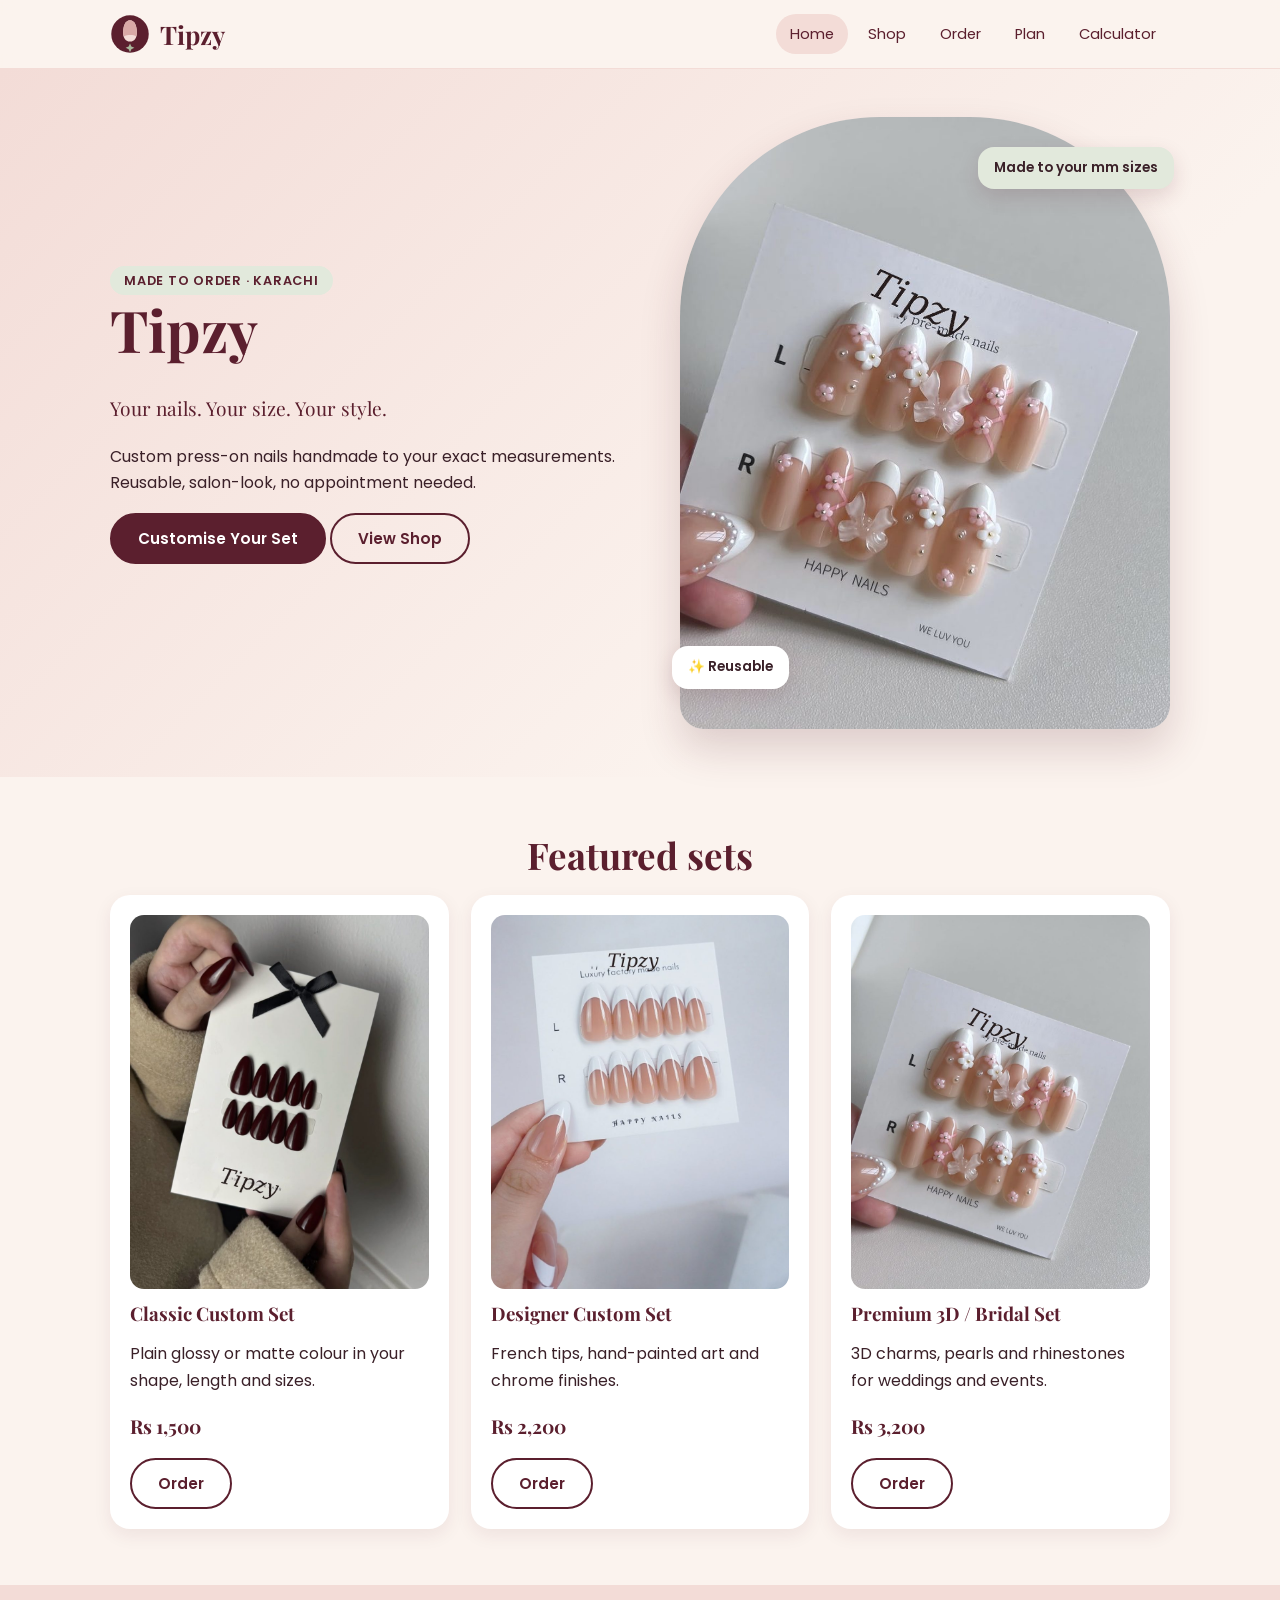
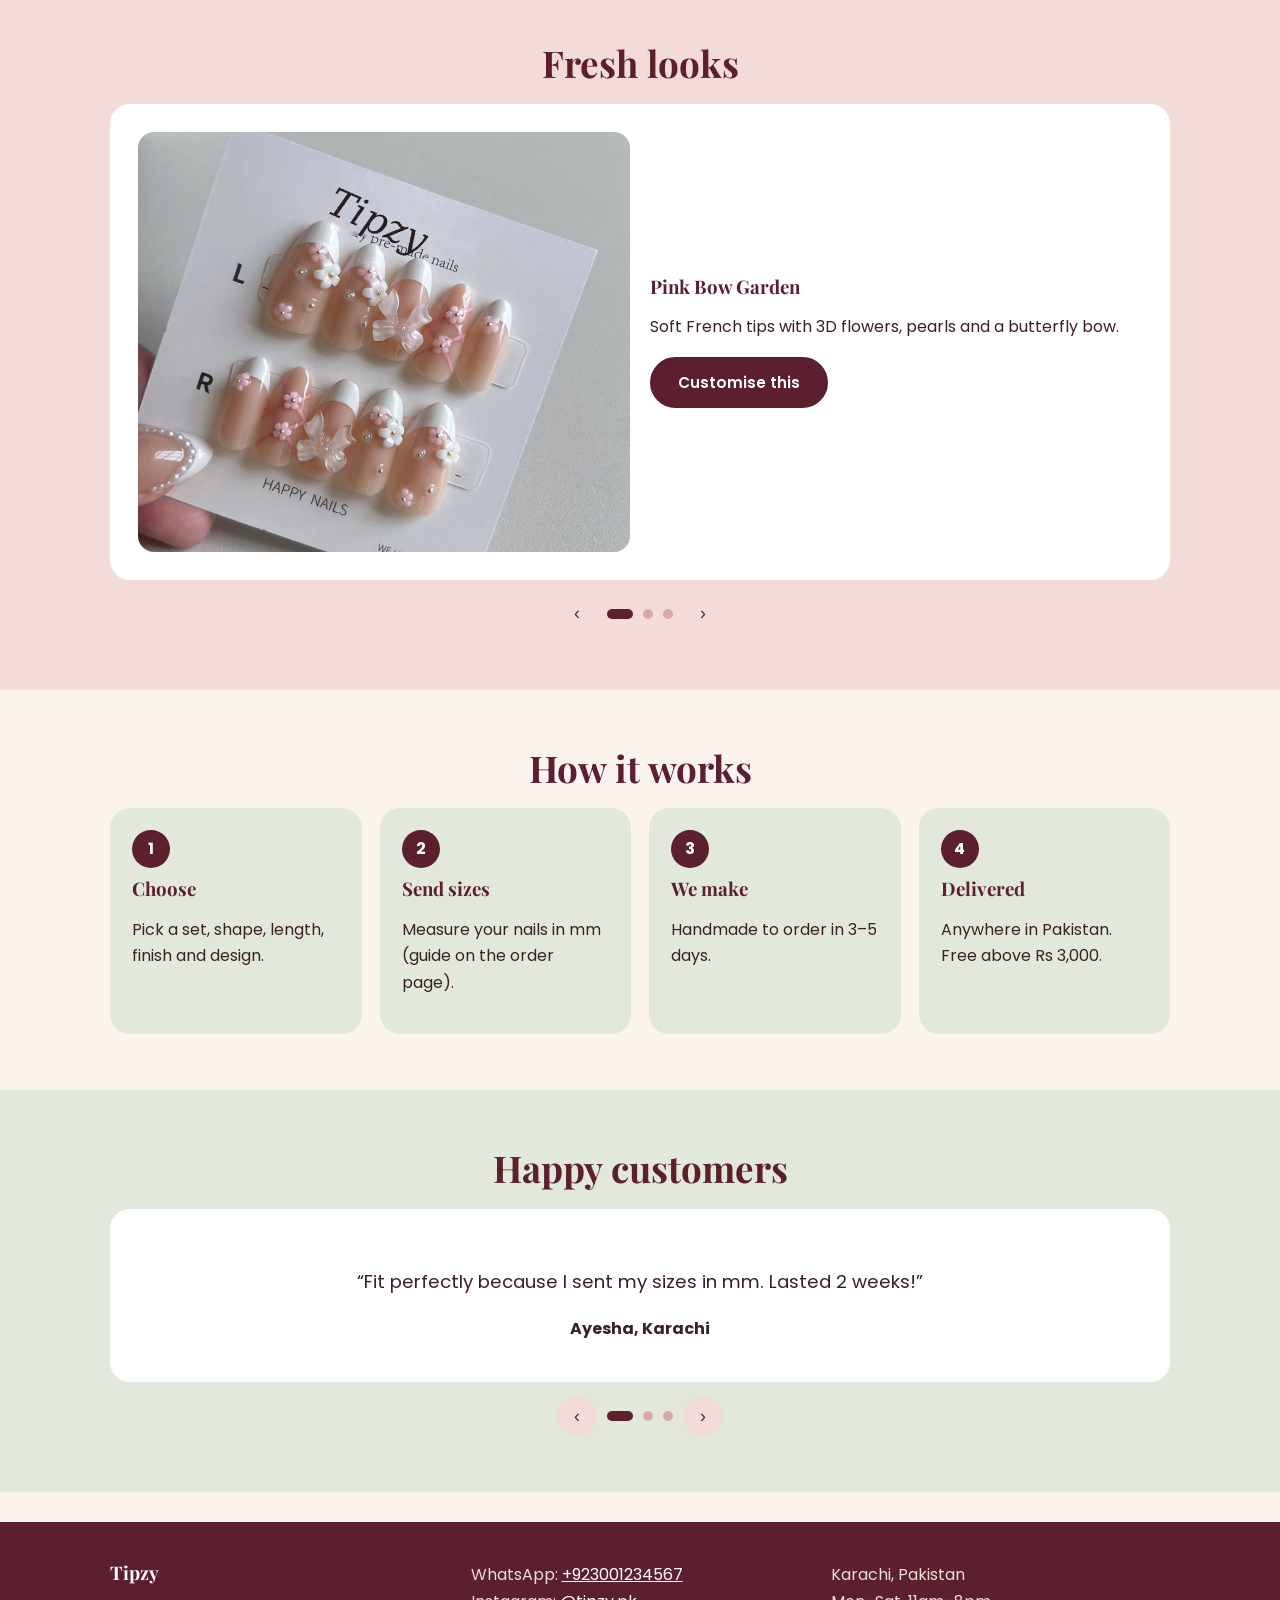
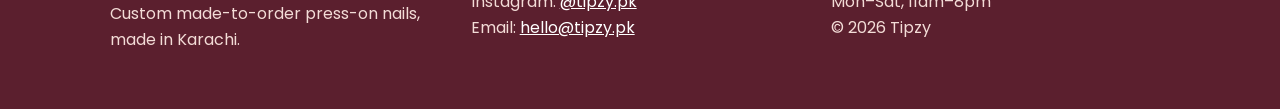
<file: index.html>
<!DOCTYPE html>
<html lang="en"><head><meta charset="utf-8"><meta name="viewport" content="width=device-width,initial-scale=1">
<title>Custom Press-On Nails | Tipzy</title><meta name="description" content="Tipzy: custom made-to-order press-on nails in Pakistan.">
<link rel="icon" href="images/logo.svg"><link rel="preconnect" href="https://fonts.googleapis.com"><link rel="preconnect" href="https://fonts.gstatic.com" crossorigin>
<link href="https://fonts.googleapis.com/css2?family=Playfair+Display:wght@600;700&family=Poppins:wght@400;600&display=swap" rel="stylesheet">
<link rel="stylesheet" href="style.css"></head>
<body data-page="home"><div id="site-header"></div><main id="main"><section class="hero"><div class="wrap"><div><span class="tag">Made to order · Karachi</span><h1>Tipzy</h1><p style="font-size:1.2rem;font-family:'Playfair Display',serif;color:var(--maroon)">Your nails. Your size. Your style.</p><p>Custom press-on nails handmade to your exact measurements. Reusable, salon-look, no appointment needed.</p><p><a class="btn" href="order.html">Customise Your Set</a> <a class="btn alt" href="products.html">View Shop</a></p></div><div class="hero-img"><img src="images/floral-1.jpg" alt="Tipzy pink floral press-on nail set"><span class="float a">✨ Reusable</span><span class="float b">Made to your mm sizes</span></div></div></section>
<section><div class="wrap"><h2 class="center">Featured sets</h2><div class="grid" id="featured"></div></div></section>
<section style="background:var(--blush)"><div class="wrap"><h2 class="center">Fresh looks</h2><div id="slider"></div></div></section>
<section><div class="wrap"><h2 class="center">How it works</h2><div class="steps"><div class="step"><h3>Choose</h3><p>Pick a set, shape, length, finish and design.</p></div><div class="step"><h3>Send sizes</h3><p>Measure your nails in mm (guide on the order page).</p></div><div class="step"><h3>We make</h3><p>Handmade to order in 3–5 days.</p></div><div class="step"><h3>Delivered</h3><p>Anywhere in Pakistan. Free above Rs 3,000.</p></div></div></div></section>
<section style="background:var(--sage-l)"><div class="wrap"><h2 class="center">Happy customers</h2><div id="reviews"></div></div></section></main><div id="site-footer"></div><script src="script.js"></script></body></html>
</file>
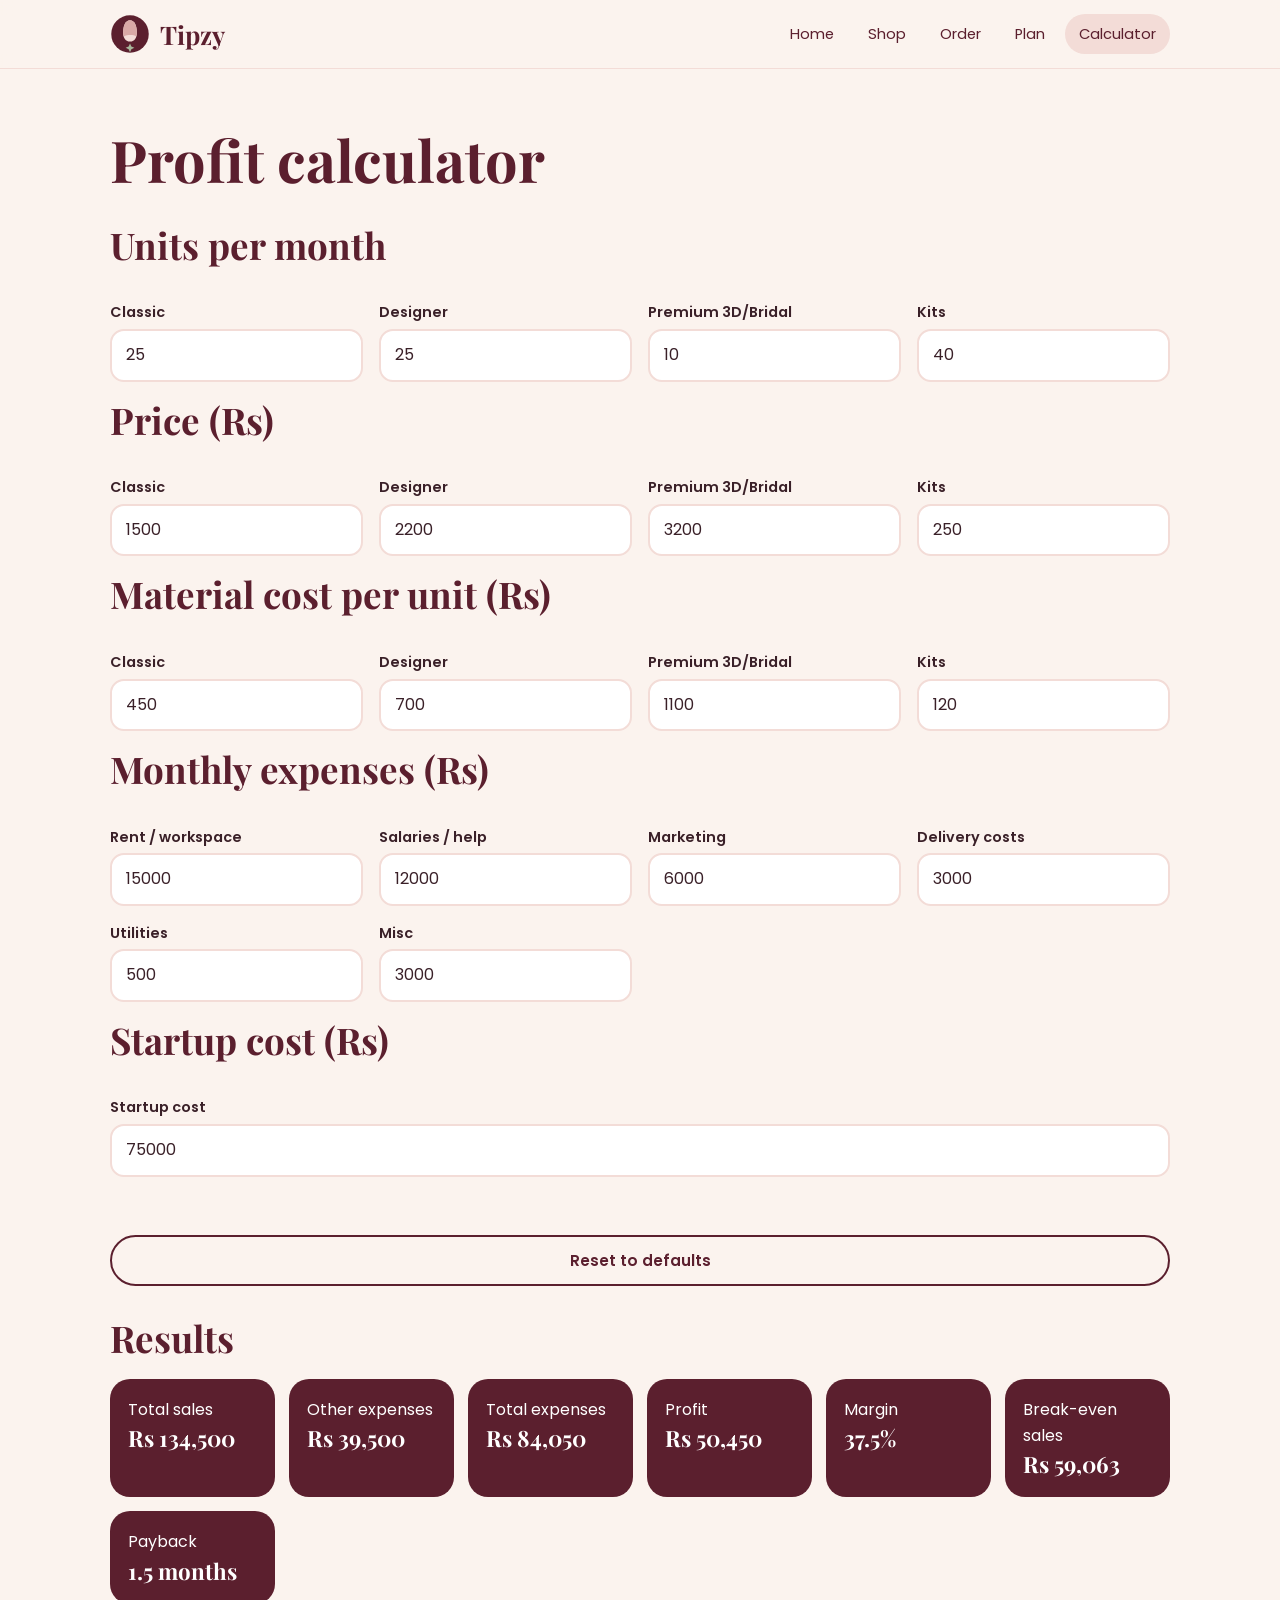
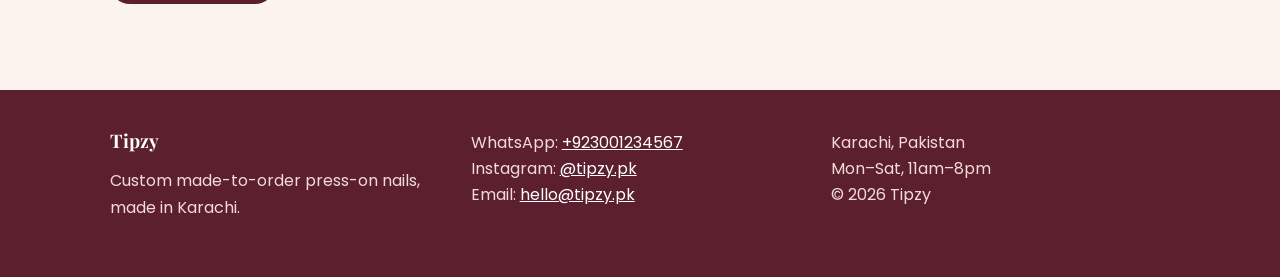
<file: calculator.html>
<!DOCTYPE html>
<html lang="en"><head><meta charset="utf-8"><meta name="viewport" content="width=device-width,initial-scale=1">
<title>Profit Calculator | Tipzy</title><meta name="description" content="Tipzy: custom made-to-order press-on nails in Pakistan.">
<link rel="icon" href="images/logo.svg"><link rel="preconnect" href="https://fonts.googleapis.com"><link rel="preconnect" href="https://fonts.gstatic.com" crossorigin>
<link href="https://fonts.googleapis.com/css2?family=Playfair+Display:wght@600;700&family=Poppins:wght@400;600&display=swap" rel="stylesheet">
<link rel="stylesheet" href="style.css"></head>
<body data-page="calculator"><div id="site-header"></div><main id="main"><section><div class="wrap"><h1>Profit calculator</h1><form id="calc" onsubmit="return false"><h2>Units per month</h2><div class="cols"><div><label for="u0">Classic</label><input id="u0" type="number" min="0" inputmode="numeric"></div><div><label for="u1">Designer</label><input id="u1" type="number" min="0" inputmode="numeric"></div><div><label for="u2">Premium 3D/Bridal</label><input id="u2" type="number" min="0" inputmode="numeric"></div><div><label for="u3">Kits</label><input id="u3" type="number" min="0" inputmode="numeric"></div></div><h2>Price (Rs)</h2><div class="cols"><div><label for="p0">Classic</label><input id="p0" type="number" min="0" inputmode="numeric"></div><div><label for="p1">Designer</label><input id="p1" type="number" min="0" inputmode="numeric"></div><div><label for="p2">Premium 3D/Bridal</label><input id="p2" type="number" min="0" inputmode="numeric"></div><div><label for="p3">Kits</label><input id="p3" type="number" min="0" inputmode="numeric"></div></div><h2>Material cost per unit (Rs)</h2><div class="cols"><div><label for="m0">Classic</label><input id="m0" type="number" min="0" inputmode="numeric"></div><div><label for="m1">Designer</label><input id="m1" type="number" min="0" inputmode="numeric"></div><div><label for="m2">Premium 3D/Bridal</label><input id="m2" type="number" min="0" inputmode="numeric"></div><div><label for="m3">Kits</label><input id="m3" type="number" min="0" inputmode="numeric"></div></div><h2>Monthly expenses (Rs)</h2><div class="cols"><div><label for="o0">Rent / workspace</label><input id="o0" type="number" min="0" inputmode="numeric"></div><div><label for="o1">Salaries / help</label><input id="o1" type="number" min="0" inputmode="numeric"></div><div><label for="o2">Marketing</label><input id="o2" type="number" min="0" inputmode="numeric"></div><div><label for="o3">Delivery costs</label><input id="o3" type="number" min="0" inputmode="numeric"></div><div><label for="o4">Utilities</label><input id="o4" type="number" min="0" inputmode="numeric"></div><div><label for="o5">Misc</label><input id="o5" type="number" min="0" inputmode="numeric"></div></div><h2>Startup cost (Rs)</h2><div><label for="s0">Startup cost</label><input id="s0" type="number" min="0" inputmode="numeric"></div><br><button class="btn alt" type="button" id="reset">Reset to defaults</button></form><h2 style="margin-top:30px">Results</h2><div class="res" aria-live="polite"><div>Total sales<b id="r-sales"></b></div><div>Other expenses<b id="r-other"></b></div><div>Total expenses<b id="r-exp"></b></div><div>Profit<b id="r-profit"></b></div><div>Margin<b id="r-margin"></b></div><div>Break-even sales<b id="r-be"></b></div><div>Payback<b id="r-pay"></b></div></div></div></section></main><div id="site-footer"></div><script src="script.js"></script></body></html>
</file>
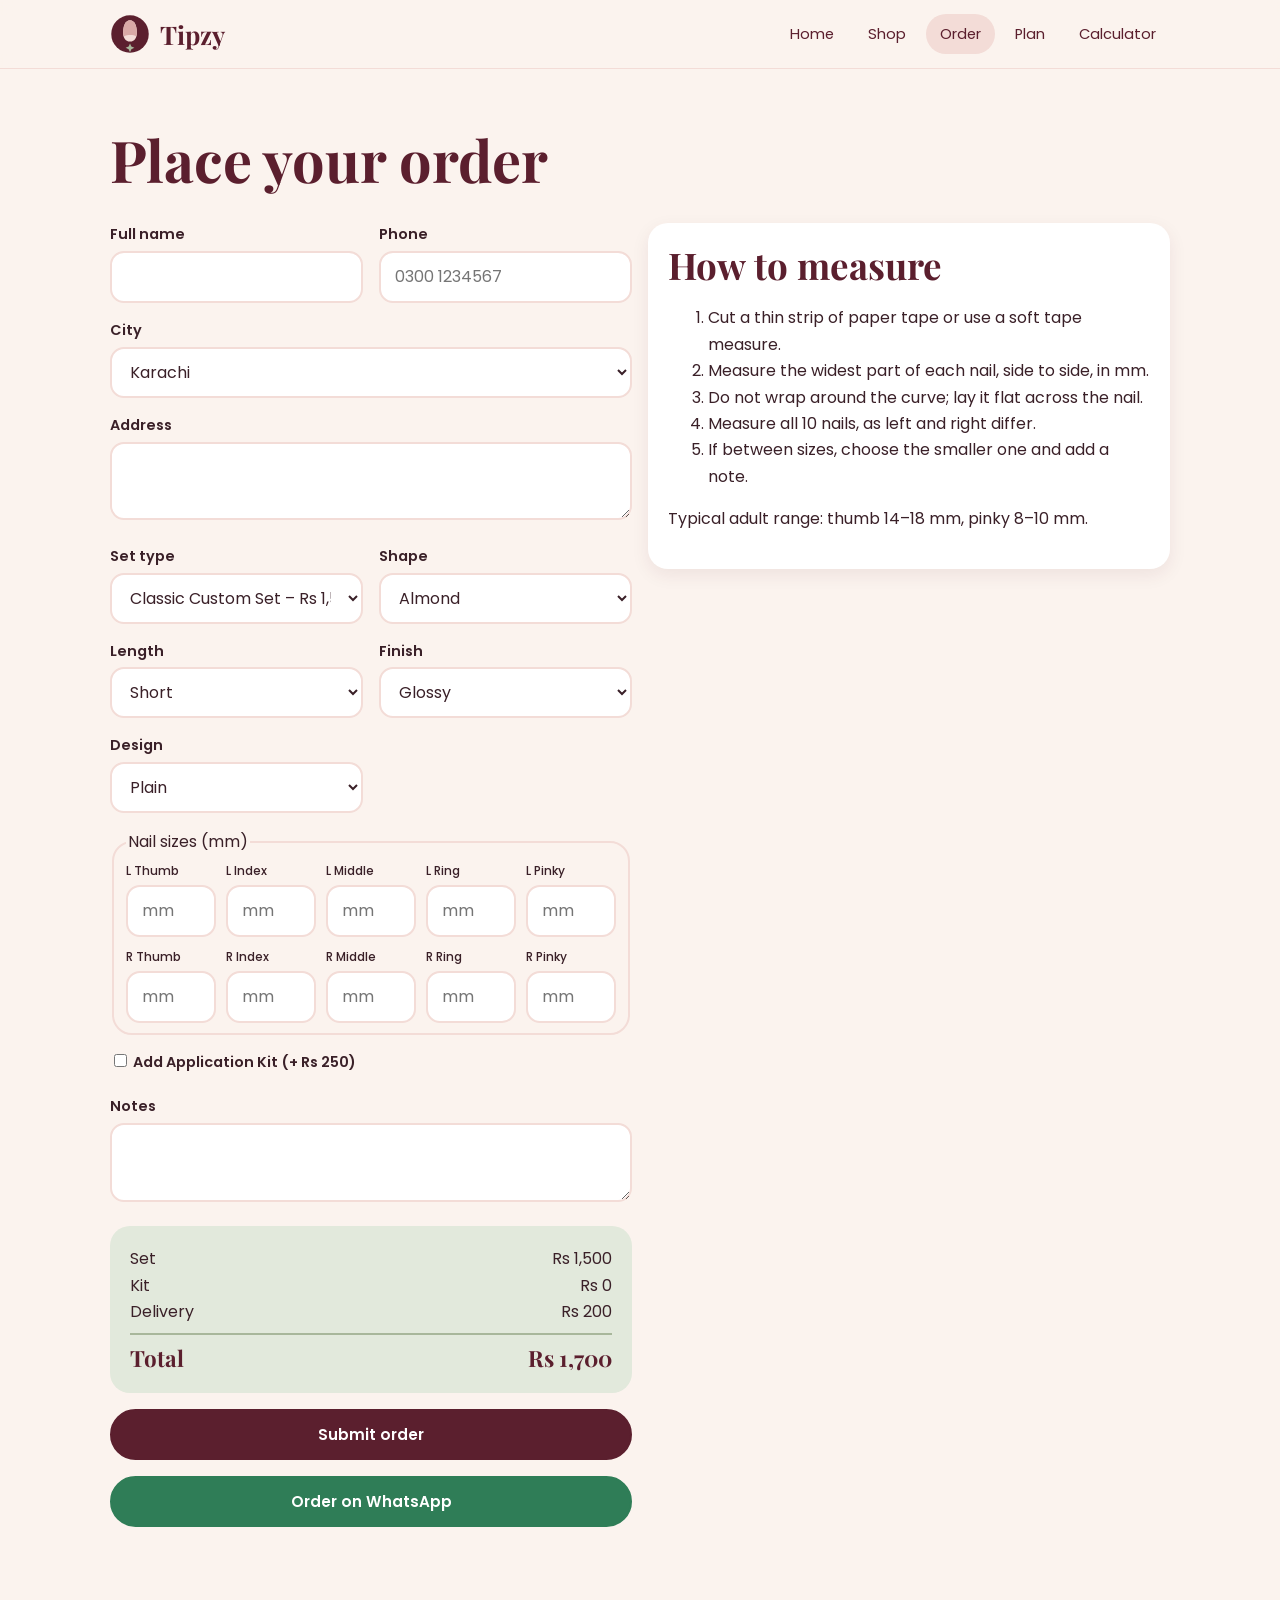
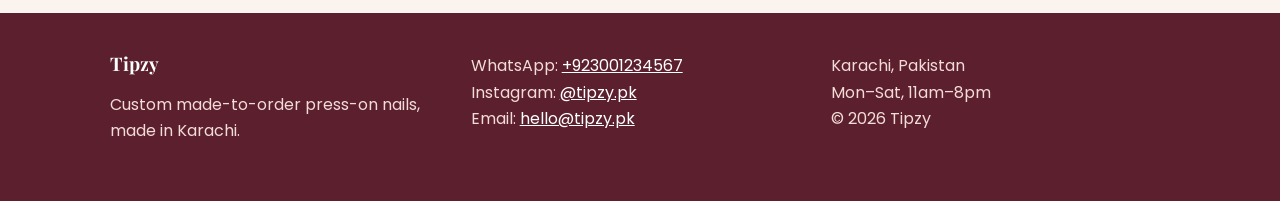
<file: order.html>
<!DOCTYPE html>
<html lang="en"><head><meta charset="utf-8"><meta name="viewport" content="width=device-width,initial-scale=1">
<title>Order | Tipzy</title><meta name="description" content="Tipzy: custom made-to-order press-on nails in Pakistan.">
<link rel="icon" href="images/logo.svg"><link rel="preconnect" href="https://fonts.googleapis.com"><link rel="preconnect" href="https://fonts.gstatic.com" crossorigin>
<link href="https://fonts.googleapis.com/css2?family=Playfair+Display:wght@600;700&family=Poppins:wght@400;600&display=swap" rel="stylesheet">
<link rel="stylesheet" href="style.css"></head>
<body data-page="order"><div id="site-header"></div><main id="main"><section><div class="wrap"><h1>Place your order</h1><div class="cols" style="align-items:start"><div><form id="orderForm" novalidate>
<div class="cols"><div><label for="name">Full name</label><input id="name" autocomplete="name" required><span class="err" id="e-name"></span></div><div><label for="phone">Phone</label><input id="phone" type="tel" autocomplete="tel" placeholder="0300 1234567" required><span class="err" id="e-phone"></span></div></div>
<div><label for="city">City</label><select id="city"><option>Karachi</option><option>Lahore</option><option>Islamabad</option><option>Rawalpindi</option><option>Faisalabad</option><option>Multan</option><option>Peshawar</option><option>Quetta</option><option>Hyderabad</option><option>Other</option></select></div>
<div><label for="address">Address</label><textarea id="address" rows="2" required></textarea><span class="err" id="e-address"></span></div>
<div class="cols"><div><label for="set">Set type</label><select id="set"></select></div><div><label for="shape">Shape</label><select id="shape"><option>Almond</option><option>Coffin</option><option>Square</option><option>Oval</option><option>Stiletto</option></select></div><div><label for="length">Length</label><select id="length"><option>Short</option><option>Medium</option><option>Long</option></select></div><div><label for="finish">Finish</label><select id="finish"><option>Glossy</option><option>Matte</option><option>Chrome</option><option>Glitter</option></select></div><div><label for="design">Design</label><select id="design"><option>Plain</option><option>French tip</option><option>Hand-painted</option><option>3D charms and rhinestones</option></select></div></div>
<fieldset style="border:2px solid var(--blush);border-radius:20px"><legend>Nail sizes (mm)</legend><div id="sizes" class="sizes"></div></fieldset>
<label><input type="checkbox" id="kit" style="width:auto"> Add Application Kit (+ Rs 250)</label>
<div><label for="notes">Notes</label><textarea id="notes" rows="2"></textarea></div>
<div class="total" aria-live="polite"><div><span>Set</span><span id="tSet"></span></div><div><span>Kit</span><span id="tKit"></span></div><div><span>Delivery</span><span id="tDel"></span></div><div class="g"><span>Total</span><span id="tAll"></span></div></div>
<button class="btn" type="submit">Submit order</button> <button class="btn wa" type="button" id="waBtn">Order on WhatsApp</button></form>
<div class="thanks" id="thanks" hidden><h2>Order received 💌</h2><p></p><a class="btn" href="index.html">Back home</a></div></div>
<aside class="card"><h2>How to measure</h2><ol><li>Cut a thin strip of paper tape or use a soft tape measure.</li><li>Measure the widest part of each nail, side to side, in mm.</li><li>Do not wrap around the curve; lay it flat across the nail.</li><li>Measure all 10 nails, as left and right differ.</li><li>If between sizes, choose the smaller one and add a note.</li></ol><p>Typical adult range: thumb 14–18 mm, pinky 8–10 mm.</p></aside></div></div></section></main><div id="site-footer"></div><script src="script.js"></script></body></html>
</file>
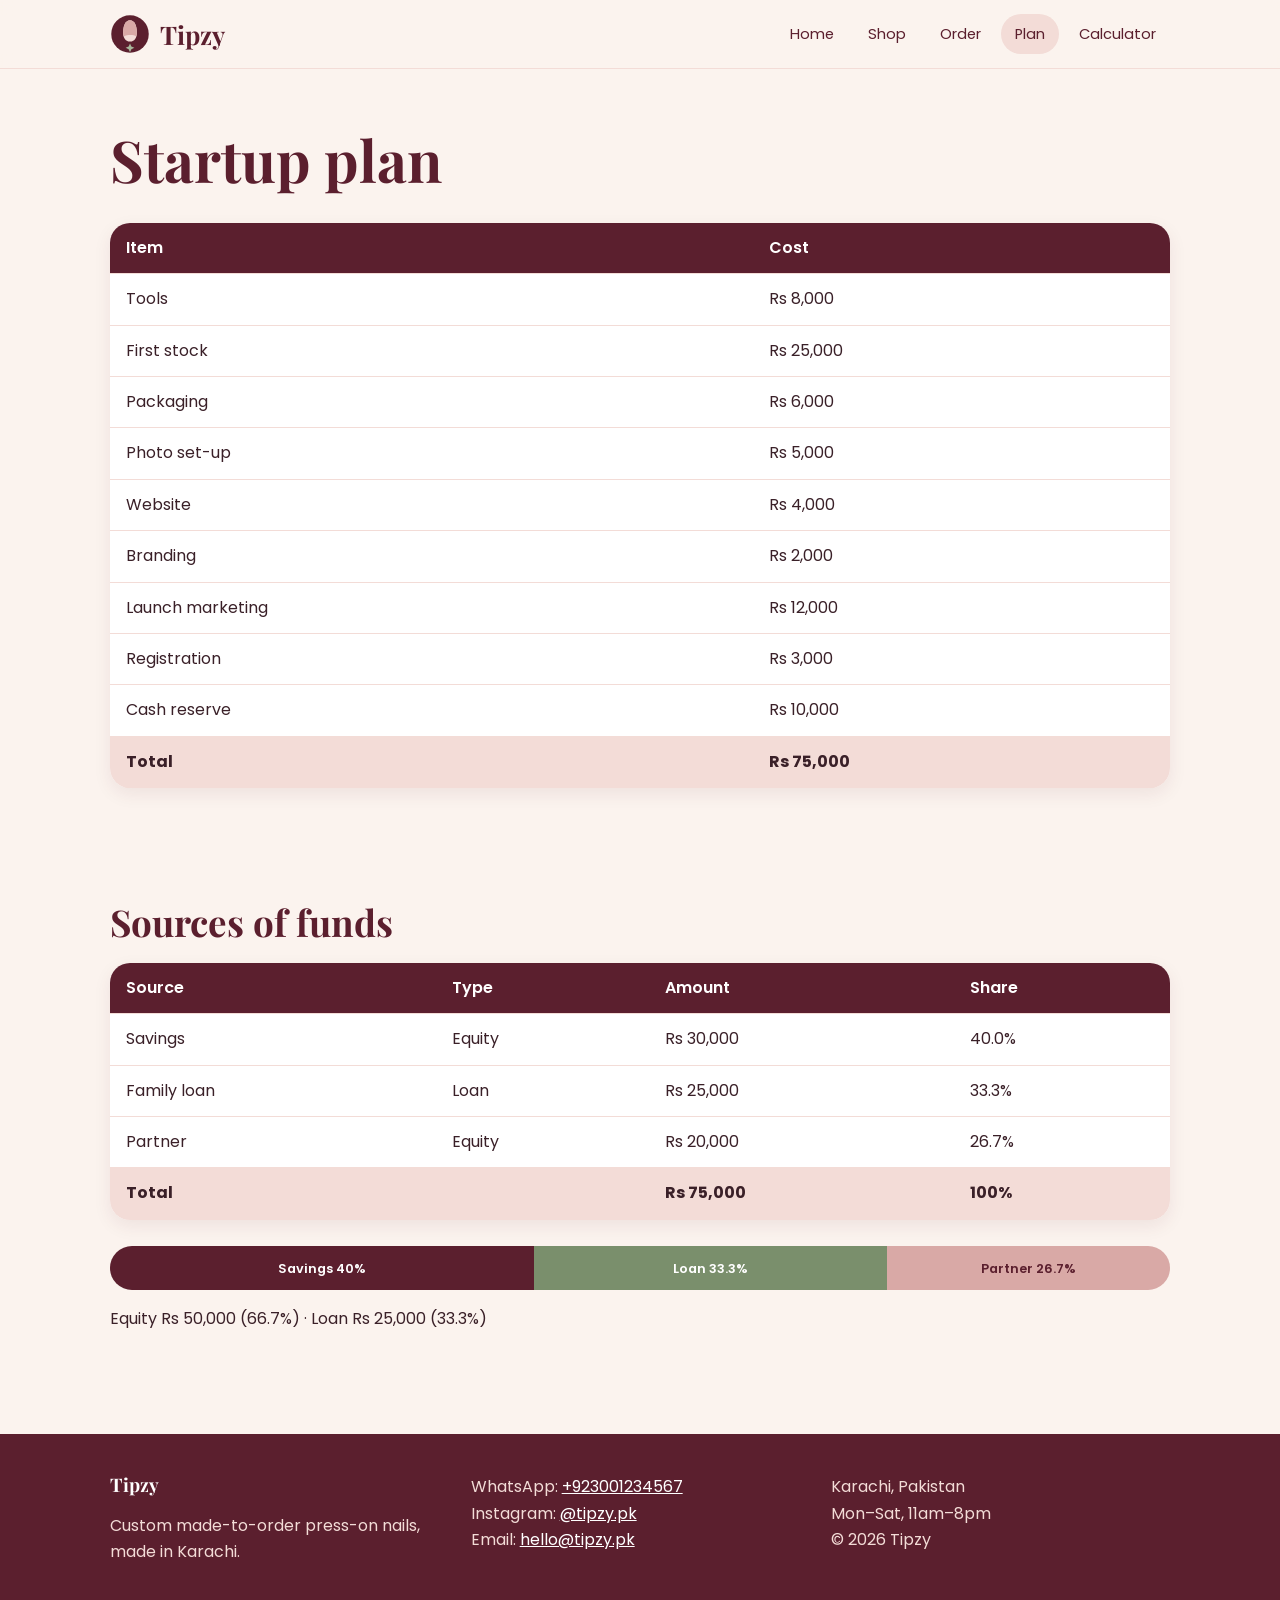
<file: plan.html>
<!DOCTYPE html>
<html lang="en"><head><meta charset="utf-8"><meta name="viewport" content="width=device-width,initial-scale=1">
<title>Startup Plan | Tipzy</title><meta name="description" content="Tipzy: custom made-to-order press-on nails in Pakistan.">
<link rel="icon" href="images/logo.svg"><link rel="preconnect" href="https://fonts.googleapis.com"><link rel="preconnect" href="https://fonts.gstatic.com" crossorigin>
<link href="https://fonts.googleapis.com/css2?family=Playfair+Display:wght@600;700&family=Poppins:wght@400;600&display=swap" rel="stylesheet">
<link rel="stylesheet" href="style.css"></head>
<body data-page="plan"><div id="site-header"></div><main id="main"><section><div class="wrap"><h1>Startup plan</h1><div class="tw"><table><tr><th>Item</th><th>Cost</th></tr><tr><td>Tools</td><td>Rs 8,000</td></tr><tr><td>First stock</td><td>Rs 25,000</td></tr><tr><td>Packaging</td><td>Rs 6,000</td></tr><tr><td>Photo set-up</td><td>Rs 5,000</td></tr><tr><td>Website</td><td>Rs 4,000</td></tr><tr><td>Branding</td><td>Rs 2,000</td></tr><tr><td>Launch marketing</td><td>Rs 12,000</td></tr><tr><td>Registration</td><td>Rs 3,000</td></tr><tr><td>Cash reserve</td><td>Rs 10,000</td></tr><tr class="tot"><td>Total</td><td>Rs 75,000</td></tr></table></div></section>
<section><div class="wrap"><h2>Sources of funds</h2><div class="tw"><table><tr><th>Source</th><th>Type</th><th>Amount</th><th>Share</th></tr><tr><td>Savings</td><td>Equity</td><td>Rs 30,000</td><td>40.0%</td></tr><tr><td>Family loan</td><td>Loan</td><td>Rs 25,000</td><td>33.3%</td></tr><tr><td>Partner</td><td>Equity</td><td>Rs 20,000</td><td>26.7%</td></tr><tr class="tot"><td>Total</td><td></td><td>Rs 75,000</td><td>100%</td></tr></table></div><br><div class="bar-s" role="img" aria-label="Funding split: savings 40%, family loan 33.3%, partner 26.7%"><span style="width:40%;background:var(--maroon)">Savings 40%</span><span style="width:33.3%;background:#7a8f6c">Loan 33.3%</span><span style="width:26.7%;background:var(--rose);color:var(--maroon)">Partner 26.7%</span></div><p>Equity Rs 50,000 (66.7%) · Loan Rs 25,000 (33.3%)</p></div></section></main><div id="site-footer"></div><script src="script.js"></script></body></html>
</file>
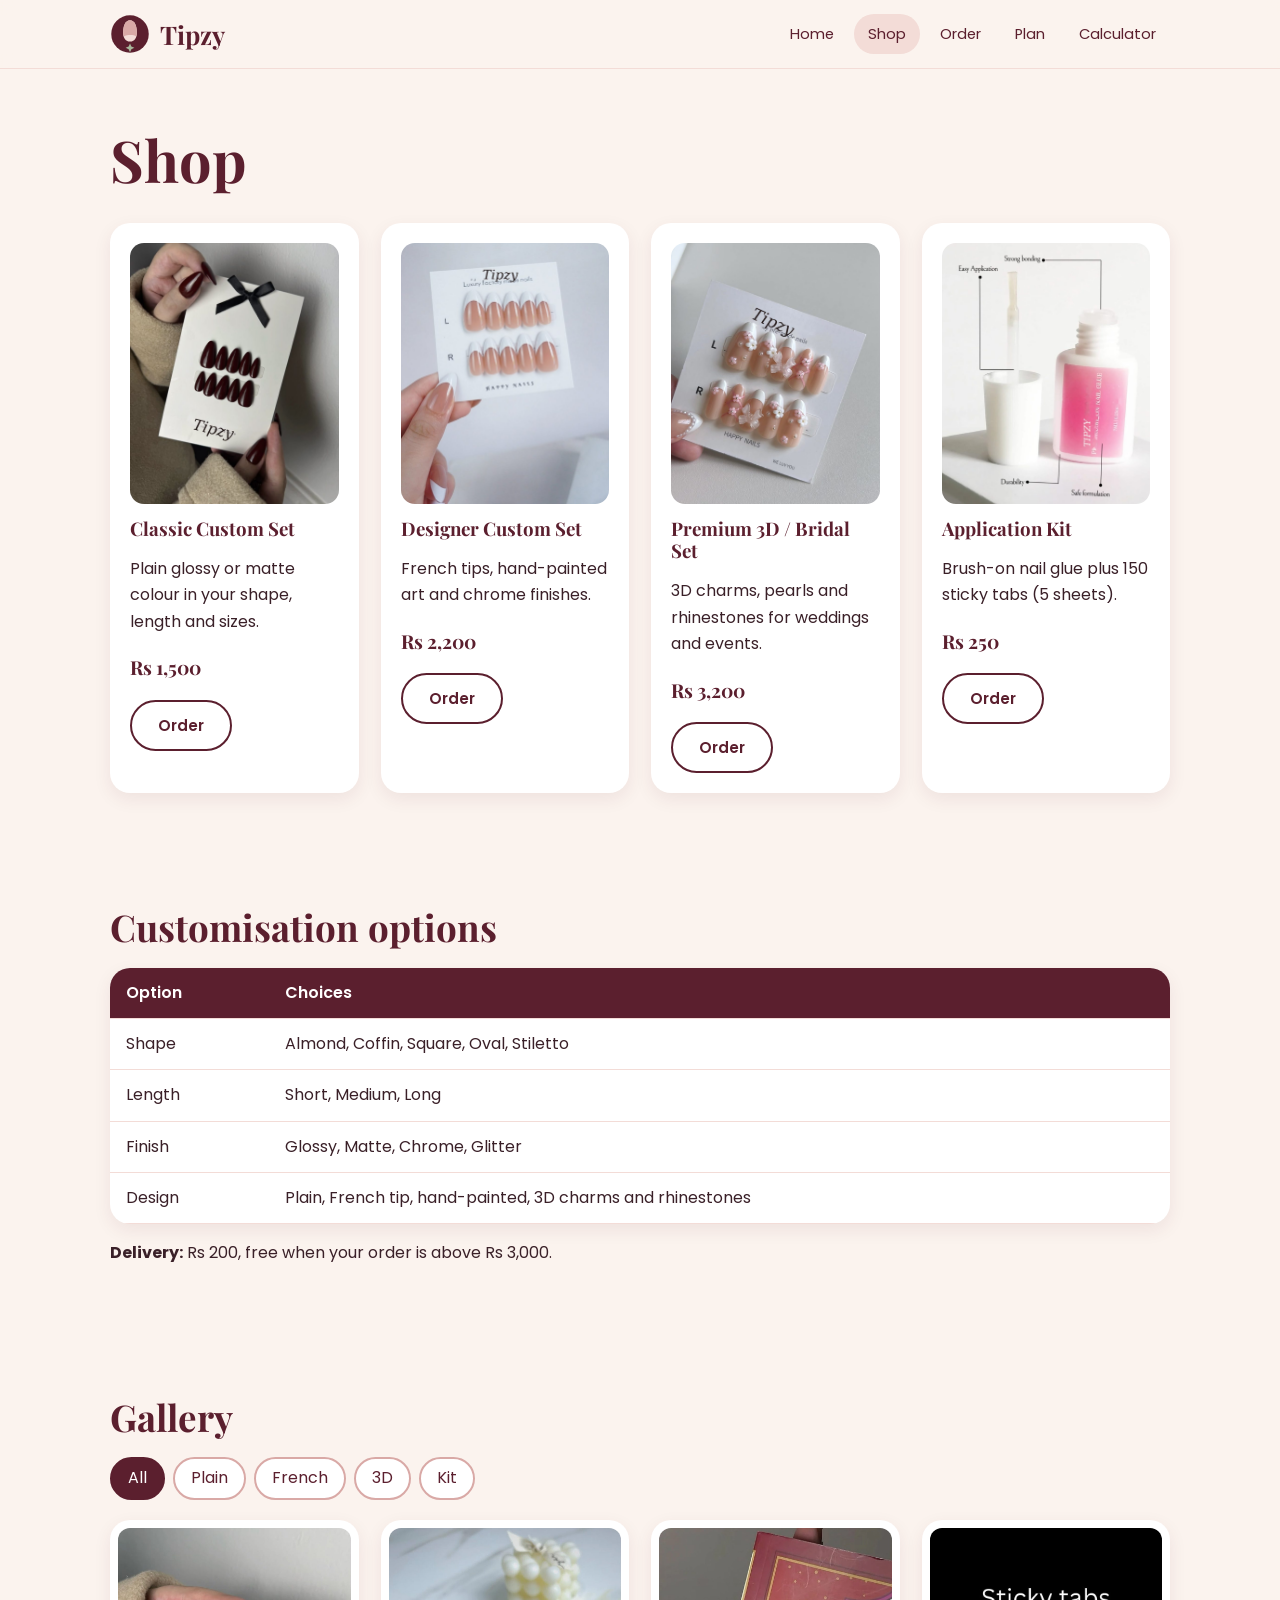
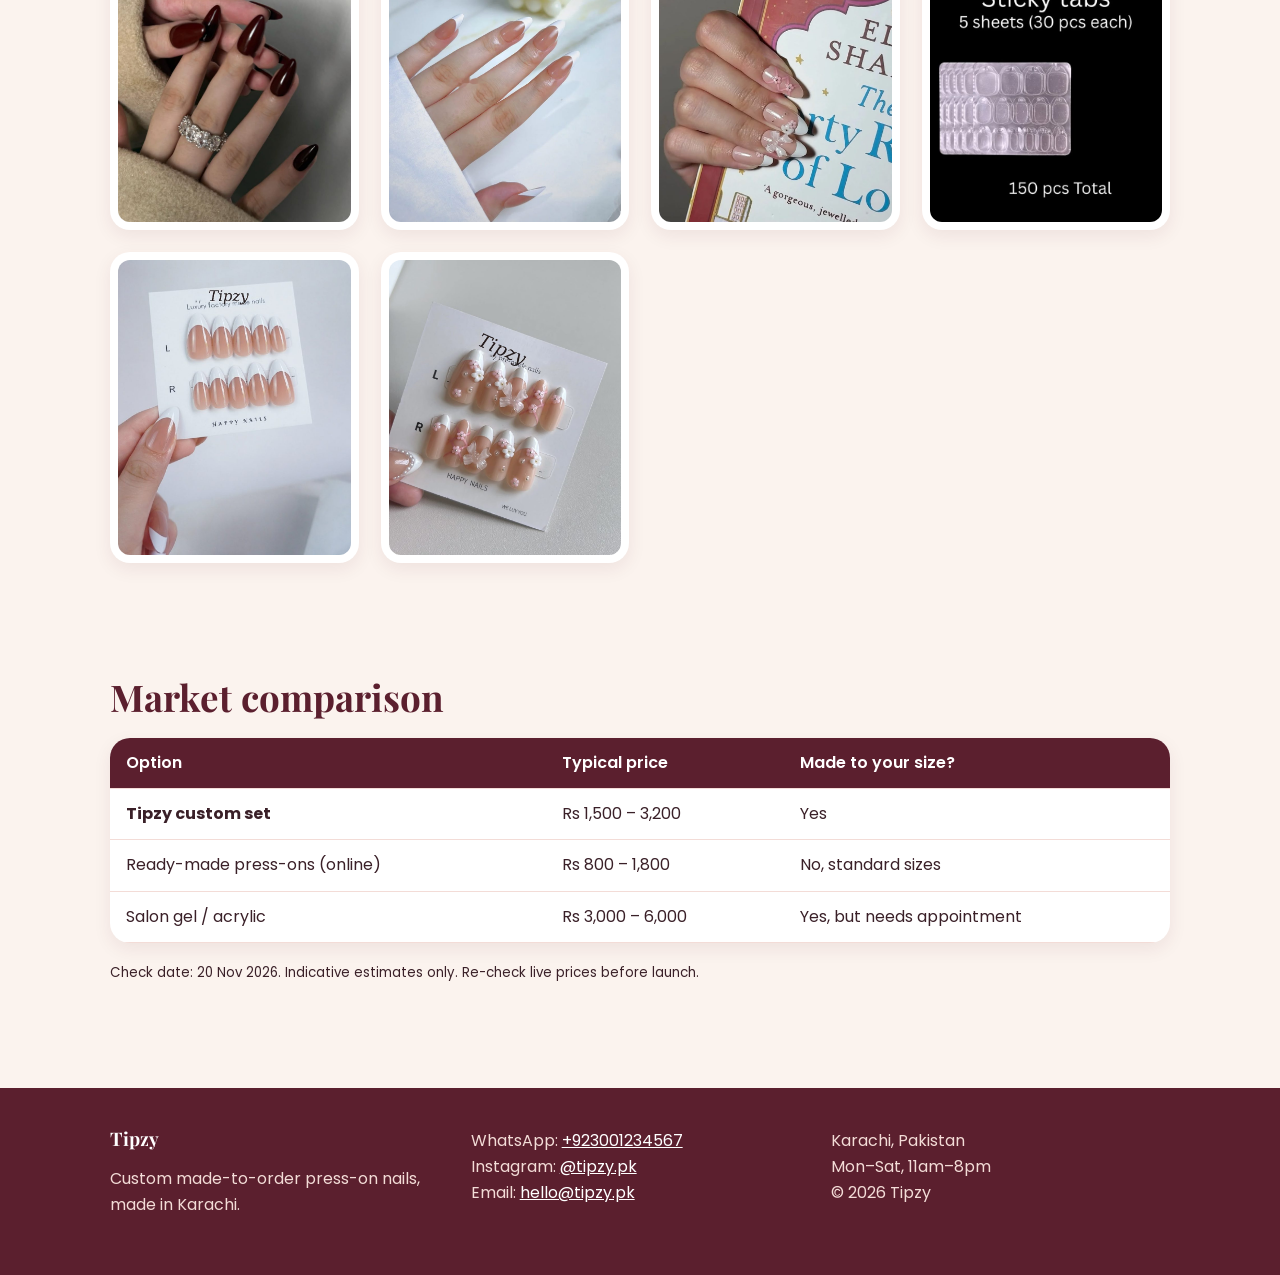
<file: products.html>
<!DOCTYPE html>
<html lang="en"><head><meta charset="utf-8"><meta name="viewport" content="width=device-width,initial-scale=1">
<title>Shop | Tipzy</title><meta name="description" content="Tipzy: custom made-to-order press-on nails in Pakistan.">
<link rel="icon" href="images/logo.svg"><link rel="preconnect" href="https://fonts.googleapis.com"><link rel="preconnect" href="https://fonts.gstatic.com" crossorigin>
<link href="https://fonts.googleapis.com/css2?family=Playfair+Display:wght@600;700&family=Poppins:wght@400;600&display=swap" rel="stylesheet">
<link rel="stylesheet" href="style.css"></head>
<body data-page="shop"><div id="site-header"></div><main id="main"><section><div class="wrap"><h1>Shop</h1><div class="grid" id="products"></div></div></section>
<section><div class="wrap"><h2>Customisation options</h2><div class="tw"><table><tr><th>Option</th><th>Choices</th></tr><tr><td>Shape</td><td>Almond, Coffin, Square, Oval, Stiletto</td></tr><tr><td>Length</td><td>Short, Medium, Long</td></tr><tr><td>Finish</td><td>Glossy, Matte, Chrome, Glitter</td></tr><tr><td>Design</td><td>Plain, French tip, hand-painted, 3D charms and rhinestones</td></tr></table></div><p><b>Delivery:</b> Rs 200, free when your order is above Rs 3,000.</p></div></section>
<section><div class="wrap"><h2>Gallery</h2><div class="chips"><button class="on" data-f="all">All</button><button data-f="plain">Plain</button><button data-f="french">French</button><button data-f="3d">3D</button><button data-f="kit">Kit</button></div><div class="grid" id="gallery"></div></div></section>
<section><div class="wrap"><h2>Market comparison</h2><div class="tw"><table><tr><th>Option</th><th>Typical price</th><th>Made to your size?</th></tr><tr><td><b>Tipzy custom set</b></td><td>Rs 1,500 – 3,200</td><td>Yes</td></tr><tr><td>Ready-made press-ons (online)</td><td>Rs 800 – 1,800</td><td>No, standard sizes</td></tr><tr><td>Salon gel / acrylic</td><td>Rs 3,000 – 6,000</td><td>Yes, but needs appointment</td></tr></table></div><p><small>Check date: 20 Nov 2026. Indicative estimates only. Re-check live prices before launch.</small></p></div></section></main><div id="site-footer"></div><script src="script.js"></script></body></html>
</file>
<file: style.css>
:root{--maroon:#5B1F2E;--rose:#D9A9A6;--blush:#F3DCD7;--sage:#A8B79B;--sage-l:#E2E9DC;--cream:#FBF3EE;--ink:#3A2028}
*{box-sizing:border-box}html{scroll-behavior:smooth}
body{margin:0;font:400 16px/1.65 Poppins,Arial,sans-serif;background:var(--cream);color:var(--ink)}
h1,h2,h3{font-family:'Playfair Display',Georgia,serif;color:var(--maroon);line-height:1.2;margin:0 0 .5em}
h1{font-size:clamp(2.2rem,6vw,3.6rem)}h2{font-size:clamp(1.6rem,4vw,2.3rem)}img{max-width:100%;display:block}
a{color:var(--maroon)}:focus-visible{outline:3px solid var(--sage);outline-offset:3px;border-radius:8px}
.wrap{max-width:1100px;margin:auto;padding:0 20px}section{padding:56px 0}.center{text-align:center}
.skip{position:absolute;left:-999px}.skip:focus{left:10px;top:10px;background:#fff;padding:8px;z-index:99}
header{position:sticky;top:0;z-index:50;background:rgba(251,243,238,.95);backdrop-filter:blur(8px);border-bottom:1px solid var(--blush)}
.bar{display:flex;align-items:center;justify-content:space-between;min-height:68px}
.brand{display:flex;align-items:center;gap:10px;text-decoration:none;font:700 1.6rem 'Playfair Display',serif;color:var(--maroon)}
.brand img{width:40px;height:40px}
nav ul{display:flex;gap:6px;list-style:none;margin:0;padding:0}
nav a{display:block;padding:8px 14px;border-radius:99px;text-decoration:none;font-size:.92rem}
nav a:hover,nav a.on{background:var(--blush)}
.menu{display:none;background:var(--maroon);color:#fff;border:0;border-radius:12px;padding:9px 14px;font:inherit;cursor:pointer}
@media(max-width:799px){.menu{display:block}nav{position:absolute;left:0;right:0;top:100%;background:var(--cream);display:none;border-bottom:1px solid var(--blush)}nav.open{display:block}nav ul{flex-direction:column;padding:10px 20px}}
.btn{display:inline-block;background:var(--maroon);color:#fff;text-decoration:none;border:2px solid var(--maroon);border-radius:99px;padding:12px 26px;font:600 .95rem Poppins,Arial,sans-serif;cursor:pointer;transition:transform .2s}
.btn:hover{transform:translateY(-2px)}.btn.alt{background:transparent;color:var(--maroon)}.btn.wa{background:#2f7d57;border-color:#2f7d57}
.hero{background:linear-gradient(135deg,var(--blush),var(--cream) 70%);padding:48px 0}
.hero .wrap{display:grid;gap:32px;align-items:center}
@media(min-width:800px){.hero .wrap{grid-template-columns:1.1fr 1fr}}
.tag{display:inline-block;background:var(--sage-l);color:var(--maroon);border-radius:99px;padding:4px 14px;font-size:.8rem;font-weight:600;letter-spacing:.06em;text-transform:uppercase}
.hero-img{position:relative}.hero-img img{border-radius:200px 200px 24px 24px;aspect-ratio:4/5;object-fit:cover;width:100%;box-shadow:0 20px 40px rgba(91,31,46,.18)}
.float{position:absolute;background:#fff;border-radius:16px;padding:10px 16px;box-shadow:0 8px 20px rgba(91,31,46,.15);font-size:.85rem;font-weight:600}
.float.a{left:-8px;bottom:40px}.float.b{right:-4px;top:30px;background:var(--sage-l)}
.grid{display:grid;gap:22px;grid-template-columns:repeat(auto-fit,minmax(240px,1fr))}
.card{background:#fff;border-radius:20px;padding:20px;box-shadow:0 6px 18px rgba(91,31,46,.08)}
.card img{border-radius:14px;aspect-ratio:4/5;object-fit:cover;width:100%;margin-bottom:14px}
.price{font:700 1.2rem 'Playfair Display',serif;color:var(--maroon)}
.slider{position:relative;overflow:hidden;border-radius:20px;background:#fff}
.track{display:flex;transition:transform .5s}.slide{min-width:100%;display:grid;gap:20px;padding:20px;align-items:center}
@media(min-width:700px){.slide{grid-template-columns:1fr 1fr;padding:28px}}
.slide img{border-radius:16px;aspect-ratio:4/5;object-fit:cover;width:100%;max-height:420px}
.ctl{display:flex;justify-content:center;align-items:center;gap:10px;margin-top:14px}
.ctl button{border:0;background:var(--blush);color:var(--maroon);width:40px;height:40px;border-radius:50%;font-size:1.1rem;cursor:pointer}
.dot{width:10px!important;height:10px!important;padding:0;background:var(--rose)!important}.dot.on{background:var(--maroon)!important;width:26px!important;border-radius:99px!important}
.steps{counter-reset:s;display:grid;gap:18px;grid-template-columns:repeat(auto-fit,minmax(200px,1fr))}
.step{background:var(--sage-l);border-radius:20px;padding:22px}.step:before{counter-increment:s;content:counter(s);display:grid;place-items:center;width:38px;height:38px;border-radius:50%;background:var(--maroon);color:#fff;font-weight:700;margin-bottom:10px}
.tw{overflow-x:auto;border-radius:20px;background:#fff;box-shadow:0 6px 18px rgba(91,31,46,.08)}
table{border-collapse:collapse;width:100%;min-width:480px}th,td{padding:12px 16px;text-align:left;border-bottom:1px solid var(--blush)}th{background:var(--maroon);color:#fff;font-weight:600}tr.tot td{font-weight:700;background:var(--blush)}
.chips{display:flex;gap:8px;flex-wrap:wrap;margin:0 0 20px}.chips button{border:2px solid var(--rose);background:#fff;border-radius:99px;padding:6px 16px;cursor:pointer;font:inherit;color:var(--maroon)}.chips button.on{background:var(--maroon);color:#fff;border-color:var(--maroon)}
form{display:grid;gap:16px}label{font-weight:600;font-size:.9rem;display:block;margin-bottom:4px}
input,select,textarea{width:100%;padding:11px 14px;border:2px solid var(--blush);border-radius:14px;font:inherit;background:#fff;color:var(--ink)}
.cols{display:grid;gap:16px;grid-template-columns:repeat(auto-fit,minmax(200px,1fr))}.sizes{display:grid;gap:10px;grid-template-columns:repeat(5,1fr)}.sizes label{font-size:.75rem;font-weight:500}
.total{background:var(--sage-l);border-radius:20px;padding:20px}.total div{display:flex;justify-content:space-between}.total .g{font:700 1.4rem 'Playfair Display',serif;color:var(--maroon);border-top:2px solid var(--sage);margin-top:8px;padding-top:8px}
.thanks{background:var(--sage-l);border-radius:20px;padding:30px;text-align:center}[hidden]{display:none!important}
.err{color:#a0262f;font-size:.85rem}.bar-s{display:flex;height:44px;border-radius:99px;overflow:hidden}.bar-s span{display:grid;place-items:center;font-size:.8rem;font-weight:600;color:#fff;white-space:nowrap;overflow:hidden}
.res{display:grid;gap:14px;grid-template-columns:repeat(auto-fit,minmax(150px,1fr))}.res div{background:var(--maroon);color:#fff;border-radius:20px;padding:18px}.res b{display:block;font:700 1.4rem 'Playfair Display',serif}
footer{background:var(--maroon);color:var(--blush);padding:40px 0;margin-top:30px}footer a{color:#fff}footer ul{list-style:none;padding:0;margin:0}
.fade{opacity:0;transform:translateY(16px);transition:.6s}.fade.in{opacity:1;transform:none}
@media(prefers-reduced-motion:reduce){*{transition:none!important;animation:none!important;scroll-behavior:auto!important}.fade{opacity:1;transform:none}}
</file>
